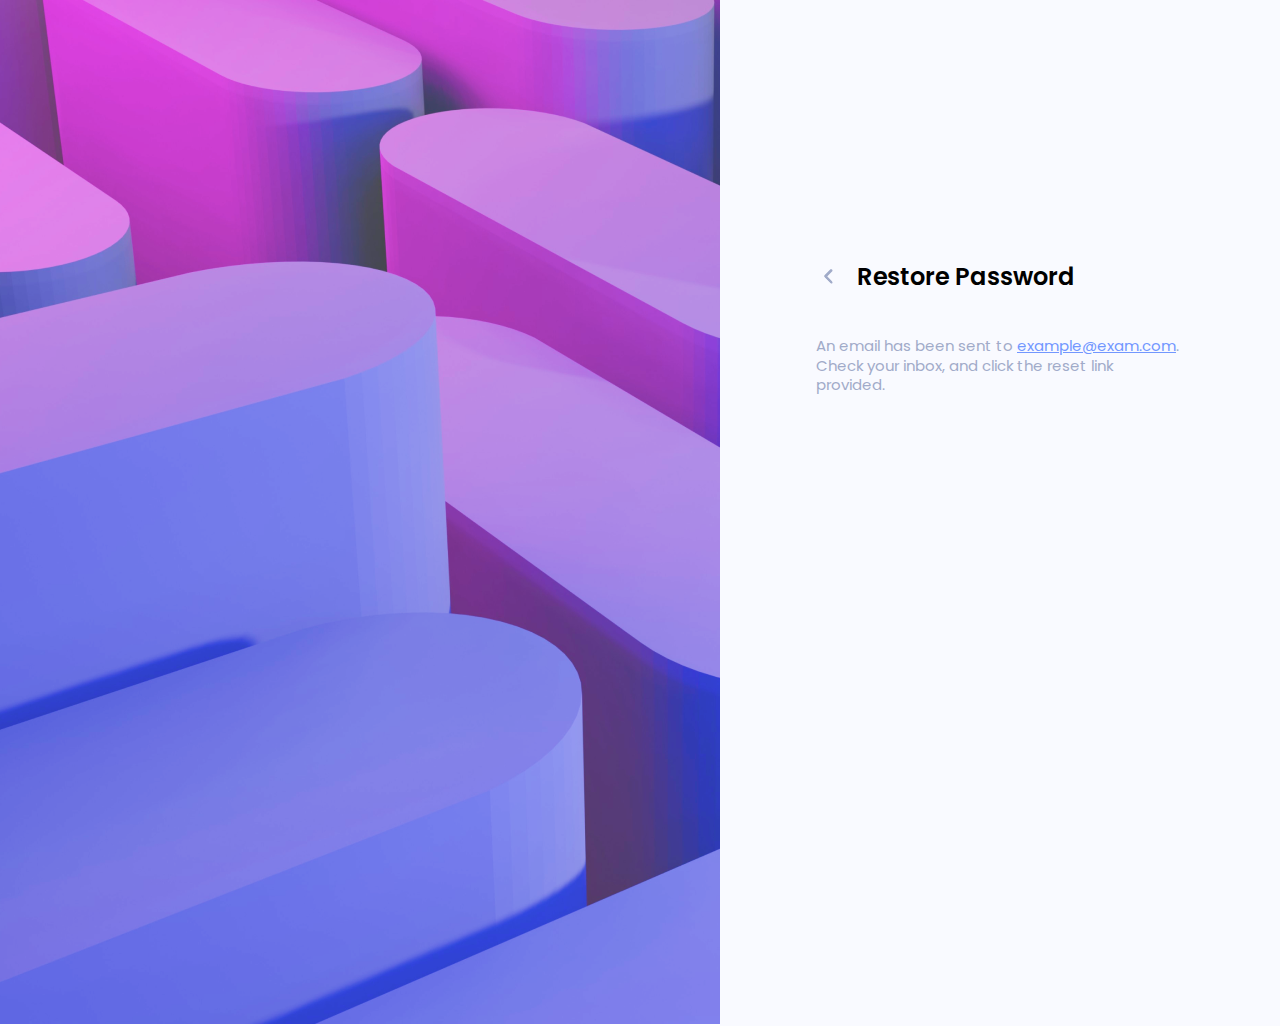
<file: lesson1/RestorePassword2/index.html>
<!DOCTYPE html>
<html lang="en">

<head>
    <meta charset="UTF-8">
    <meta http-equiv="X-UA-Compatible" content="IE=edge">
    <meta name="viewport" content="width=device-width, initial-scale=1.0">
    <meta name="viewport" content="width=device-width, initial-scale=1, maximum-scale=1" />
    <title>Restore Password</title>
    <link rel="stylesheet" href="main.css">
    <link rel="stylesheet" href="media.css">
    <link href="https://fonts.googleapis.com/css2?family=Poppins:wght@300&display=swap" rel="stylesheet">
</head>

<body>
    <div class="main-container">
        <div class="main-container__menu">
            <form class="menu__form">
                <div class="menu_returnPage__group">
                    <a href="/RestorePassword/index.html" onclick="route('RestorePassword')"><img
                            src="./img/angle-left-b.svg" class="menu__returnPage" /></a>
                    <h1 class="menu__title">Restore Password</h1>
                </div>
                <div class="menu__message">
                    An email has been sent to <a href="#">example@exam.com</a>. Check your inbox, and click the reset
                    link provided.
                </div>
            </form>
        </div>
    </div>
    <script src="./../router.js" />
    </script>
</body>

</html>
</file>
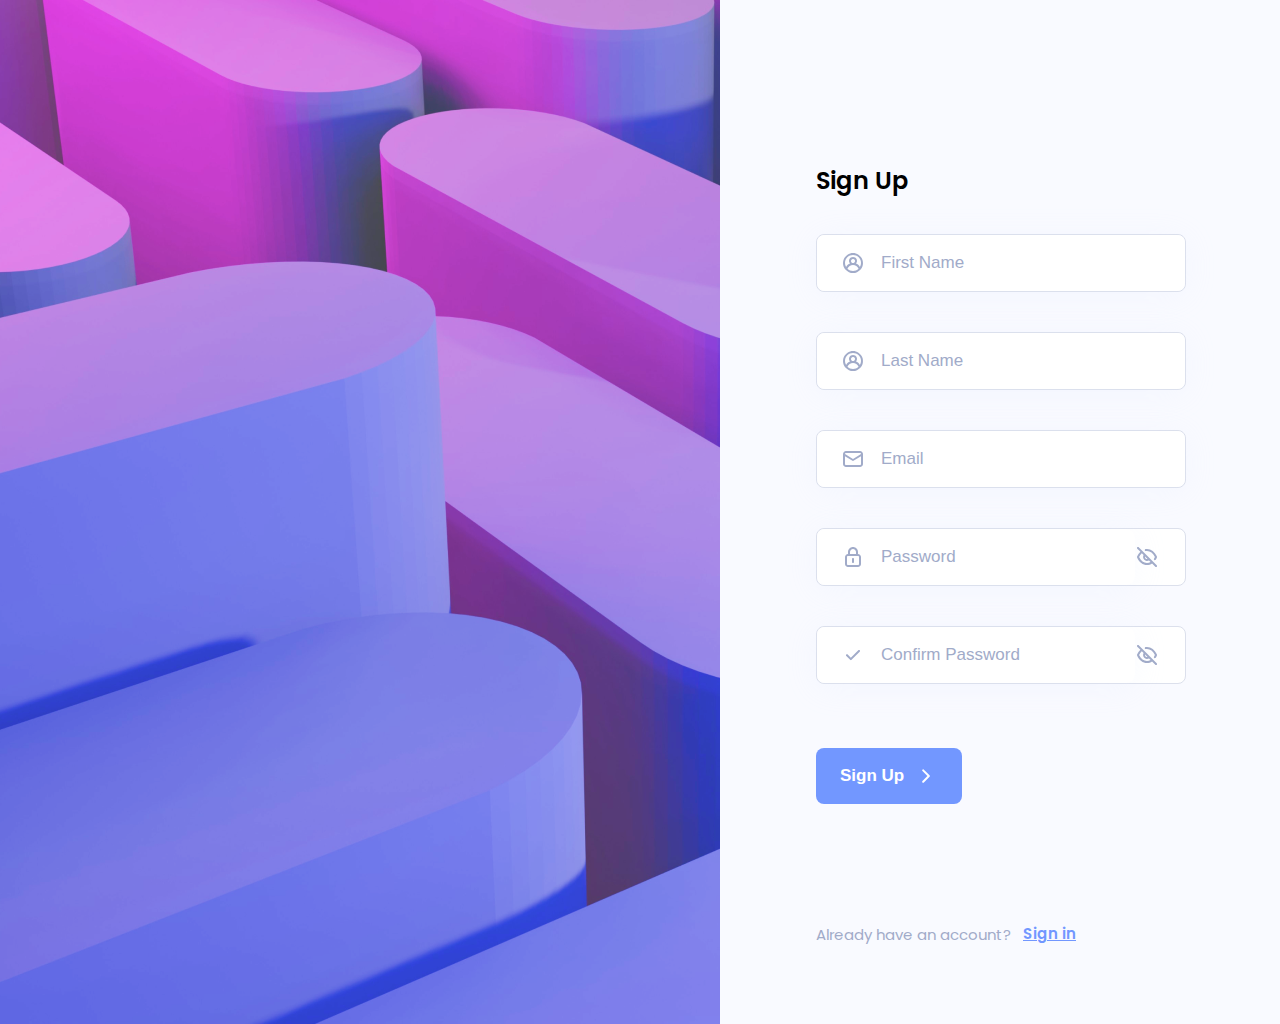
<file: lesson1/signUp/index.html>
<!DOCTYPE html>
<html lang="en">
 
<head>
    <meta charset="UTF-8">
    <meta http-equiv="X-UA-Compatible" content="IE=edge">
    <meta name="viewport" content="width=device-width, initial-scale=1.0">
    <meta name="viewport" content="width=device-width, initial-scale=1, maximum-scale=1" />
    <title>Sign up</title>
    <link rel="stylesheet" href="main.css">
    <link rel="stylesheet" href="media.css">
    <link href="https://fonts.googleapis.com/css2?family=Poppins:wght@300&display=swap" rel="stylesheet">
</head>

<body>
    <div class="main-container">
        <div class="main-container__menu" id=”app”>
            <form class="menu__form" type="submit" onsubmit="return validateForm()">
                <h1 class="menu__title">Sign Up</h1>
                <div class="input-wrapper">
                    <div class="input__form" tabindex="1">
                        <label for="input__user"> </label>
                        <input id="input__firstName" type="text" class="input__user" placeholder="First Name" 
                            onchange="setValueFirstName(this.value)">
                    </div>
                </div>
                <div class="input-wrapper">
                    <div class="input__form" tabindex="1">
                        <label for="input__user"></label>
                        <input id="input__lastName" type="text" class="input__user" placeholder="Last Name"
                        onchange="setValueLastName(this.value)">
                    </div>
                </div>
                <div class="input-wrapper">
                    <div class="input__form" tabindex="1" id="input__form" id="input__form">
                        <label for="input__email"></label>
                        <input id="input__email" id="input__email" type="text" class="input__email" id="input__email" placeholder="Email" onchange="setEmail(this.value)">
                    </div>
                </div>
                <div class="input-wrapper">
                    <div class="input__form" tabindex="1" id="input__form__password1">
                        <label for="input__password1"></label>
                        <input id="input__password1" type="password" class="input__lock" placeholder="Password" onchange="setPassword(this.value)">
                        <div class="password_button-check" id="password_button-check1"></div>
                    </div>
                </div>
                <div class="input-wrapper">
                    <div class="input__form" tabindex="1" id="input__form__password2">
                        <label for="input__password2"></label>
                        <input id="input__password2" type="password" class="input__check"
                            placeholder="Confirm Password">
                        <div class="password_button-check" id="password_button-check2"></div>
                    </div>
                    <!-- <small class="waring__passwordConfirm"></small> -->
                </div>
                <button class="menu__button">
                    Sign Up
                </button>
            </form>
            <footer>
                <div class="footer__text">
                    Already have an account?
                </div>
                <a href="/signIn/index.html" onclick="route('signIn')" class="footer__a">Sign in</a>
            </footer>
        </div>
    </div>
    <script src="./../store.js" /> </script>
    <script src="./../validation.js"></script>
    <script src="./../router.js" /></script>
    <script src="./localLogic.js" /></script>
</body>

</html>
</file>
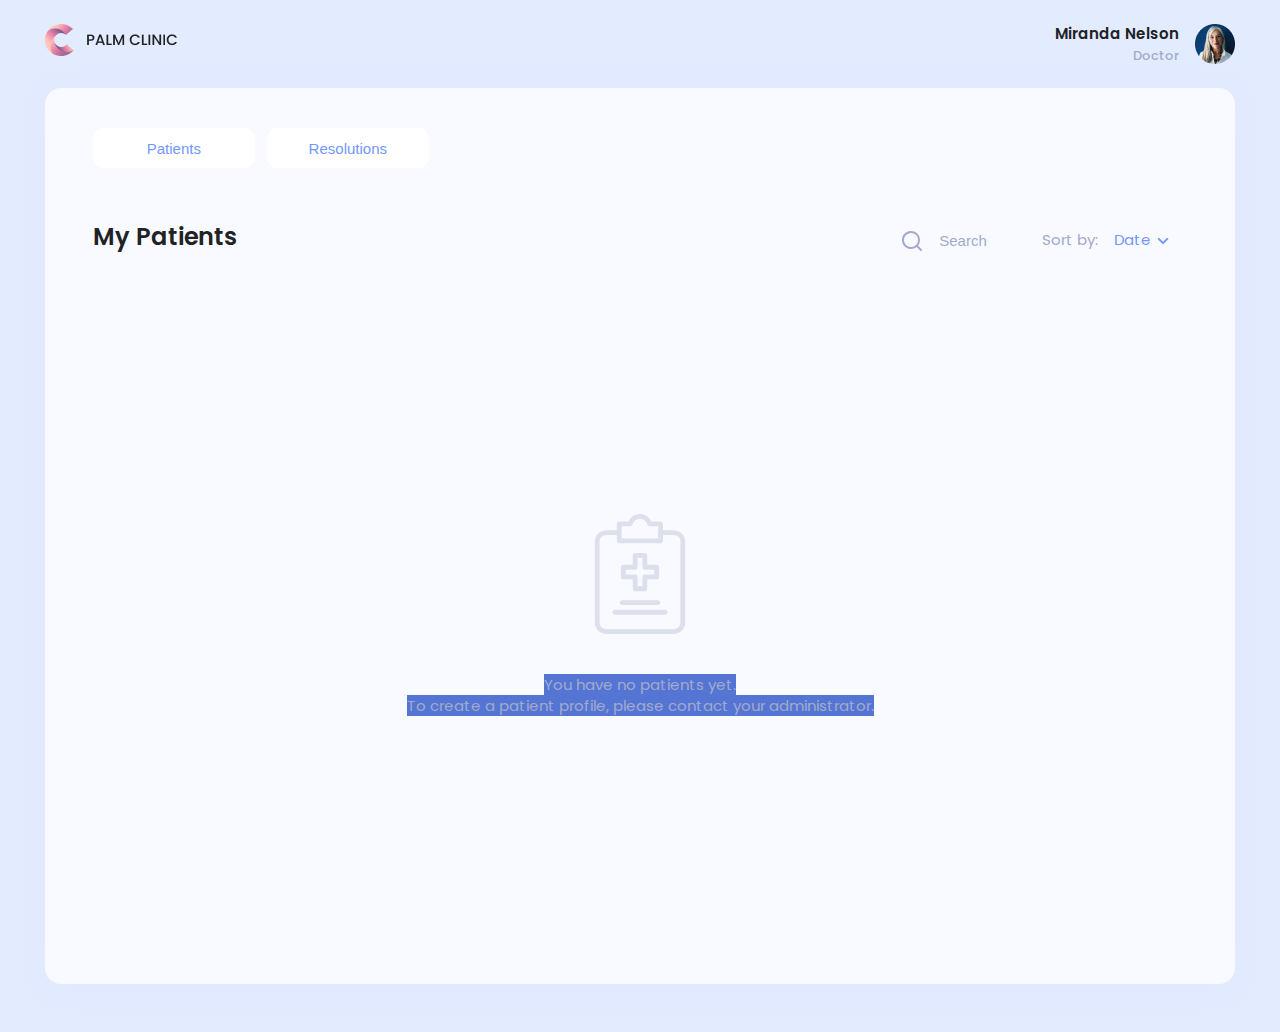
<file: lesson2/empty/index.html>
<!DOCTYPE html>
<html lang="en">

<head>
    <meta charset="UTF-8">
    <meta http-equiv="X-UA-Compatible" content="IE=edge">
    <meta name="viewport" content="width=device-width, initial-scale=1.0">
    <meta name="viewport" content="width=device-width, initial-scale=1, maximum-scale=1" />
    <title>Sign up</title>
    <link rel="stylesheet" href="main.css">
    <link rel="stylesheet" href="media.css">
    <link href="https://fonts.googleapis.com/css2?family=Poppins:wght@300&display=swap" rel="stylesheet">
</head>

<body>
    <div class="main-container">
        <header class="header">
            <img src="img/logo.png" alt="#" class="logo">
            <div class="userInfo__Block">
                <div class="userInfo">
                    <div class="userInfo__name">Miranda Nelson</div>
                    <div class="userInfo__status">Doctor</div>
                </div>
                <img src="img/avatar.png" alt="#" class="avatar">
            </div>
        </header>

        <main class="main__block">

            <div class="btn__block">
                <button class="btn">Patients</button>
                <button class="btn">Resolutions</button>
            </div>
            <div class="search__block">
                <h1 class="title">My Patients</h1>
                <div class="search-wrapper">
                    <div class="search-wrapper__input">
                        <img src="img/search.svg" alt="#" class="srch">
                        <label for="input__search"></label>
                        <input id="input__search" class="input__search" placeholder="Search">
                    </div>
                    <div class="sort__wrapper">
                        <div class="sort__title">Sort by:</div>
                        <div class="sort__item">Date</div>
                        <img src="./img/angle-down.svg" alt="#" class="srch-angle">
                        <img src="./img/sliders-v-alt.svg" alt="#" class="srch-sliders">
                    </div>
                </div>
                
            </div>
            <div class="mh__block">
                <img class="mh" src="img/medical-history 1.svg" />
                <div class="mh__description">You have no patients yet.</div>
                <div class="mh__description">To create a patient profile, please contact your administrator.</div>
            </div>
        </main>
    </div>
</body>

</html>
</file>
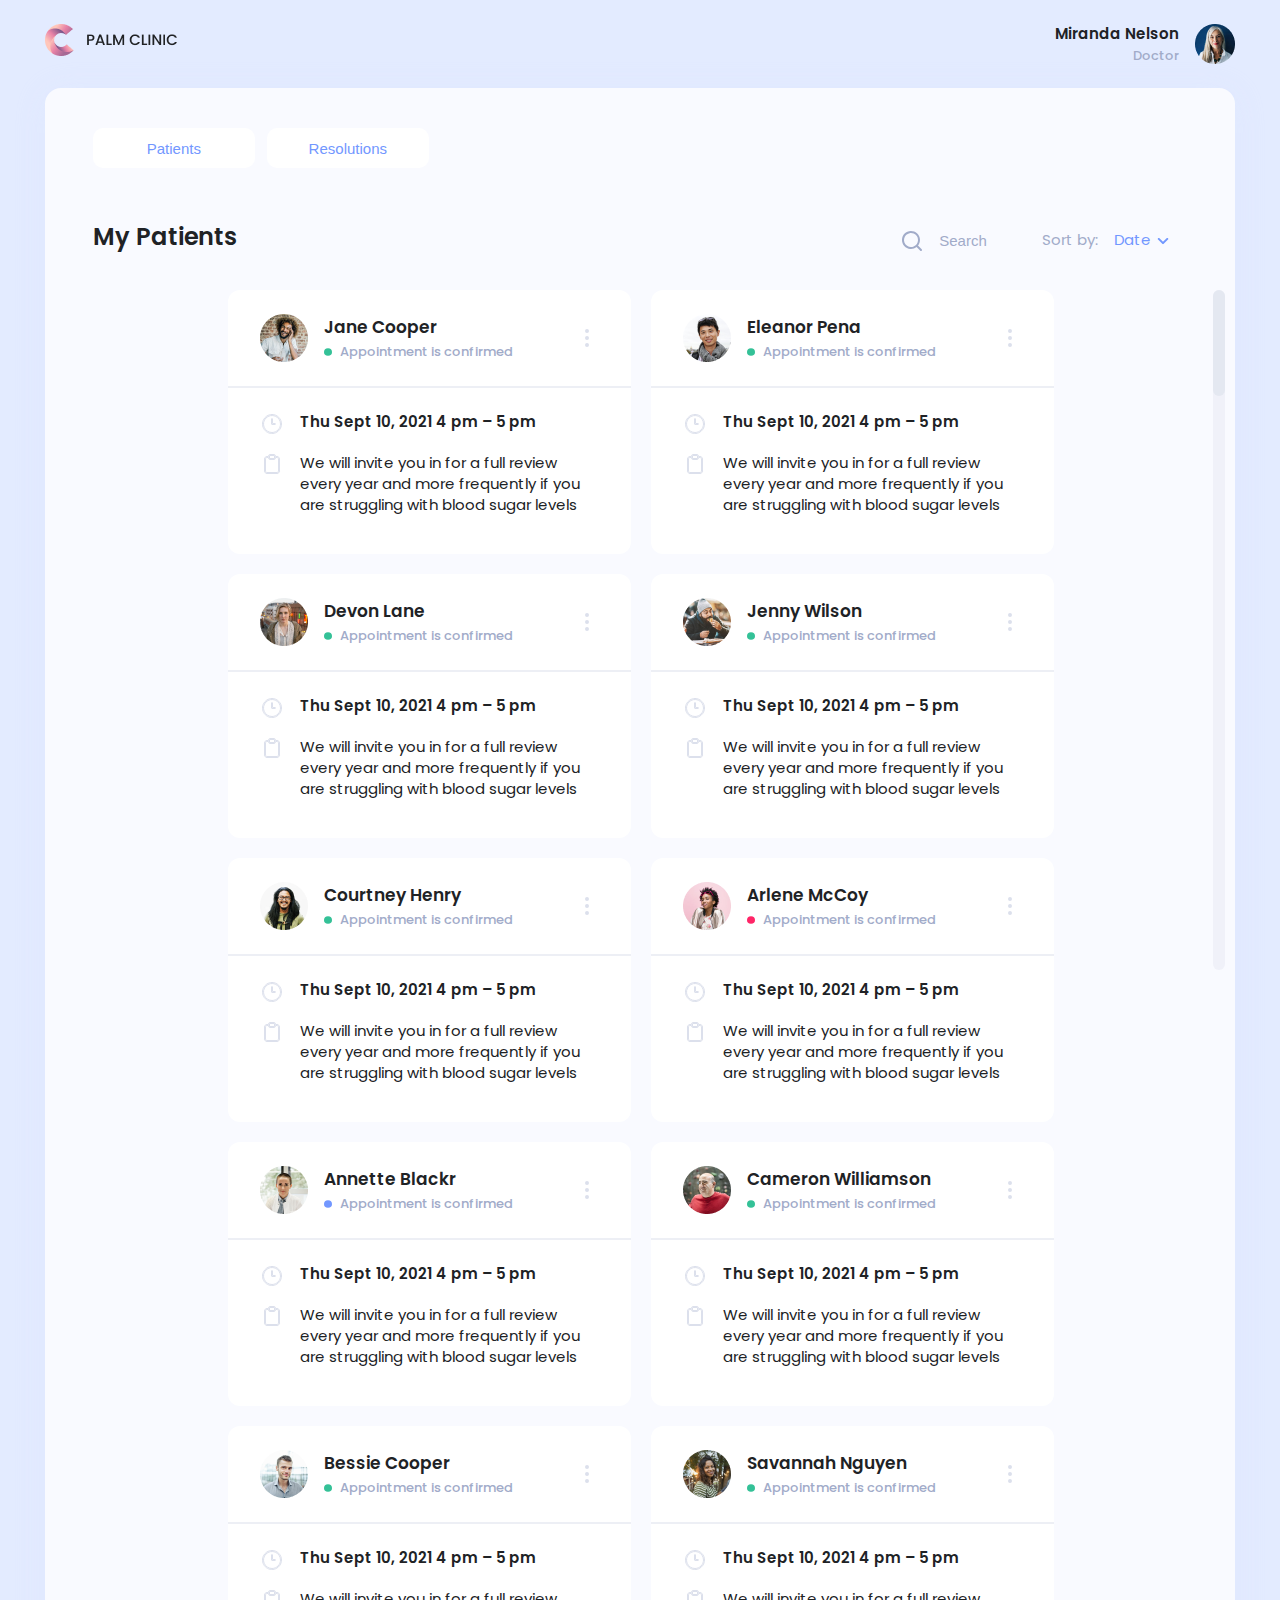
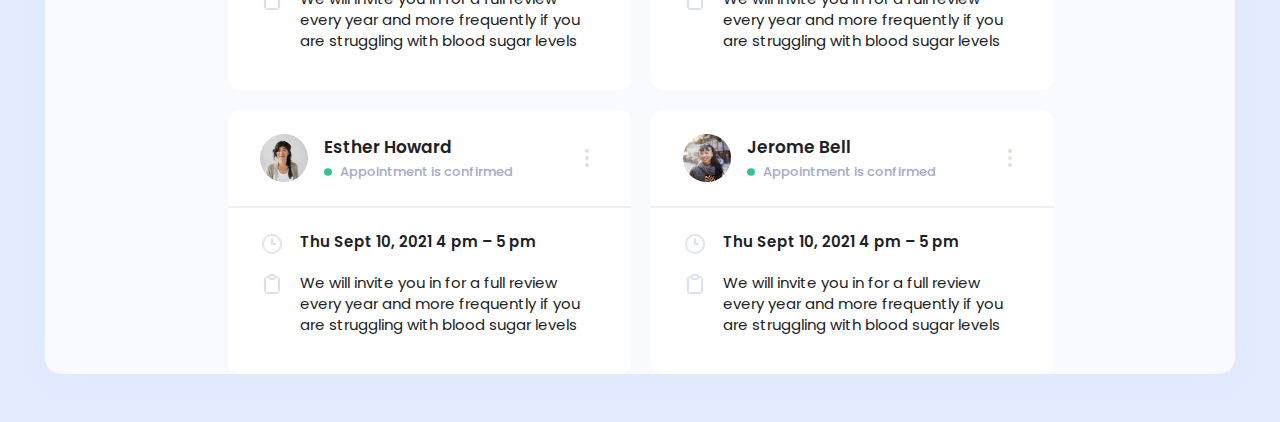
<file: lesson2/patients/index.html>
<!DOCTYPE html>
<html lang="en">

<head>
    <meta charset="UTF-8">
    <meta http-equiv="X-UA-Compatible" content="IE=edge">
    <meta name="viewport" content="width=device-width, initial-scale=1.0">
    <meta name="viewport" content="width=device-width, initial-scale=1, maximum-scale=1" />
    <title>Sign up</title>
    <link rel="stylesheet" href="main.css">
    <link rel="stylesheet" href="media.css">
    <link href="https://fonts.googleapis.com/css2?family=Poppins:wght@300&display=swap" rel="stylesheet">
</head>

<body>
    <div class="main-container">
        <header class="header">
            <img src="img/logo.png" alt="#" class="logo">
            <div class="userInfo__Block">
                <div class="userInfo">
                    <div class="userInfo__name">Miranda Nelson</div>
                    <div class="userInfo__status">Doctor</div>
                </div>
                <img src="img/avatar.png" alt="#" class="avatar">
            </div>
        </header>

        <main class="main__block">

            <div class="btn__block">
                <button class="btn">Patients</button>
                <button class="btn">Resolutions</button>
            </div>
            <div class="search__block">
                <h1 class="title">My Patients</h1>
                <div class="search-wrapper">
                    <div class="search-wrapper__input">
                        <img src="img/search.svg" alt="#" class="srch">
                        <label for="input__search"></label>
                        <input id="input__search" class="input__search" placeholder="Search">
                    </div>
                    <div class="sort__wrapper">
                        <div class="sort__title">Sort by:</div>
                        <div class="sort__item">Date</div>
                        <img src="./img/angle-down.svg" alt="#" class="srch-angle">
                        <img src="./img/sliders-v-alt.svg" alt="#" class="srch-sliders">
                    </div>

                </div>

            </div>
            <div class="patientBlock__scroll">
                <div class="patientsBlock">
                    <div class="patientCard">
                        <div class="patient__header">
                            <div class="patient__header__main">
                                <img src="./../patients/img/Jane Cooper.png" alt="">
                                <div class="patient__info">
                                    <div class="patient__name">Jane Cooper</div>
                                    <div class="patient__statusBlock">
                                        <img src="./img/Ellipse 1.svg" alt="#">
                                        <div class="patient__status">Appointment is confirmed</div>
                                    </div>
                                </div>
                            </div>
                            <img src="./img/more-vertical.svg" alt="#" class="more__inf">
                        </div>
                        <div class="patient__body">
                            <div class="body__dataBlock">
                                <img src="img/clock-three.svg" class="clock">
                                <div class="body__data">Thu Sept 10, 2021 4 pm – 5 pm</div>
                            </div>
                            <div class="body__infoBlock">
                                <img src="img/clipboard-blank.svg" class="clock">
                                <div class="body__info">We will invite you in for a full review every year and more frequently if you are struggling with blood sugar levels</div>
                            </div>
                        </div>
                    </div>

                    <div class="patientCard">
                        <div class="patient__header">
                            <div class="patient__header__main">
                                <img src="./../patients/img/Eleanor Pena.png" alt="">
                                <div class="patient__info">
                                    <div class="patient__name">Eleanor Pena</div>
                                    <div class="patient__statusBlock">
                                        <img src="./img/Ellipse 1.svg" alt="#">
                                        <div class="patient__status">Appointment is confirmed</div>
                                    </div>
                                </div>
                            </div>
                            <img src="./img/more-vertical.svg" alt="#" class="more__inf">
                        </div>
                        <div class="patient__body">
                            <div class="body__dataBlock">
                                <img src="img/clock-three.svg" class="clock">
                                <div class="body__data">Thu Sept 10, 2021 4 pm – 5 pm</div>
                            </div>
                            <div class="body__infoBlock">
                                <img src="img/clipboard-blank.svg" class="clock">
                                <div class="body__info">We will invite you in for a full review every year and more frequently if you are struggling with blood sugar levels</div>
                            </div>
                        </div>
                    </div>

                    <div class="patientCard">
                        <div class="patient__header">
                            <div class="patient__header__main">
                                <img src="./../patients/img/Devon Lane.png" alt="">
                                <div class="patient__info">
                                    <div class="patient__name">Devon Lane</div>
                                    <div class="patient__statusBlock">
                                        <img src="./img/Ellipse 1.svg" alt="#">
                                        <div class="patient__status">Appointment is confirmed</div>
                                    </div>
                                </div>
                            </div>
                            <img src="./img/more-vertical.svg" alt="#" class="more__inf">
                        </div>
                        <div class="patient__body">
                            <div class="body__dataBlock">
                                <img src="img/clock-three.svg" class="clock">
                                <div class="body__data">Thu Sept 10, 2021 4 pm – 5 pm</div>
                            </div>
                            <div class="body__infoBlock">
                                <img src="img/clipboard-blank.svg" class="clock">
                                <div class="body__info">We will invite you in for a full review every year and more frequently if you are struggling with blood sugar levels</div>
                            </div>
                        </div>
                    </div>

                    <div class="patientCard">
                        <div class="patient__header">
                            <div class="patient__header__main">
                                <img src="./../patients/img/Jenny Wilson.png" alt="">
                                <div class="patient__info">
                                    <div class="patient__name">Jenny Wilson</div>
                                    <div class="patient__statusBlock">
                                        <img src="./img/Ellipse 1.svg" alt="#">
                                        <div class="patient__status">Appointment is confirmed</div>
                                    </div>
                                </div>
                            </div>
                            <img src="./img/more-vertical.svg" alt="#" class="more__inf">
                        </div>
                        <div class="patient__body">
                            <div class="body__dataBlock">
                                <img src="img/clock-three.svg" class="clock">
                                <div class="body__data">Thu Sept 10, 2021 4 pm – 5 pm</div>
                            </div>
                            <div class="body__infoBlock">
                                <img src="img/clipboard-blank.svg" class="clock">
                                <div class="body__info">We will invite you in for a full review every year and more frequently if you are struggling with blood sugar levels</div>
                            </div>
                        </div>
                    </div>

                    <div class="patientCard">
                        <div class="patient__header">
                            <div class="patient__header__main">
                                <img src="./../patients/img/Courtney Henry.png" alt="">
                                <div class="patient__info">
                                    <div class="patient__name">Courtney Henry</div>
                                    <div class="patient__statusBlock">
                                        <img src="./img/Ellipse 1.svg" alt="#">
                                        <div class="patient__status">Appointment is confirmed</div>
                                    </div>
                                </div>
                            </div>
                            <img src="./img/more-vertical.svg" alt="#" class="more__inf">
                        </div>
                        <div class="patient__body">
                            <div class="body__dataBlock">
                                <img src="img/clock-three.svg" class="clock">
                                <div class="body__data">Thu Sept 10, 2021 4 pm – 5 pm</div>
                            </div>
                            <div class="body__infoBlock">
                                <img src="img/clipboard-blank.svg" class="clock">
                                <div class="body__info">We will invite you in for a full review every year and more frequently if you are struggling with blood sugar levels</div>
                            </div>
                        </div>
                    </div>

                    <div class="patientCard">
                        <div class="patient__header">
                            <div class="patient__header__main">
                                <img src="./../patients/img/Arlene McCoy.png" alt="">
                                <div class="patient__info">
                                    <div class="patient__name">Arlene McCoy</div>
                                    <div class="patient__statusBlock">
                                        <img src="./img/Ellipse 2.svg" alt="#">
                                        <div class="patient__status">Appointment is confirmed</div>
                                    </div>
                                </div>
                            </div>
                            <img src="./img/more-vertical.svg" alt="#" class="more__inf">
                        </div>
                        <div class="patient__body">
                            <div class="body__dataBlock">
                                <img src="img/clock-three.svg" class="clock">
                                <div class="body__data">Thu Sept 10, 2021 4 pm – 5 pm</div>
                            </div>
                            <div class="body__infoBlock">
                                <img src="img/clipboard-blank.svg" class="clock">
                                <div class="body__info">We will invite you in for a full review every year and more frequently if you are struggling with blood sugar levels</div>
                            </div>
                        </div>
                    </div>

                    <div class="patientCard">
                        <div class="patient__header">
                            <div class="patient__header__main">
                                <img src="./../patients/img/Annette Black.png" alt="">
                                <div class="patient__info">
                                    <div class="patient__name">Annette Blackr</div>
                                    <div class="patient__statusBlock">
                                        <img src="./img/Ellipse 3.svg" alt="#">
                                        <div class="patient__status">Appointment is confirmed</div>
                                    </div>
                                </div>
                            </div>
                            <img src="./img/more-vertical.svg" alt="#" class="more__inf">
                        </div>
                        <div class="patient__body">
                            <div class="body__dataBlock">
                                <img src="img/clock-three.svg" class="clock">
                                <div class="body__data">Thu Sept 10, 2021 4 pm – 5 pm</div>
                            </div>
                            <div class="body__infoBlock">
                                <img src="img/clipboard-blank.svg" class="clock">
                                <div class="body__info">We will invite you in for a full review every year and more frequently if you are struggling with blood sugar levels</div>
                            </div>
                        </div>
                    </div>

                    <div class="patientCard">
                        <div class="patient__header">
                            <div class="patient__header__main">
                                <img src="./../patients/img/Cameron Williamson.png" alt="">
                                <div class="patient__info">
                                    <div class="patient__name">Cameron Williamson</div>
                                    <div class="patient__statusBlock">
                                        <img src="./img/Ellipse 1.svg" alt="#">
                                        <div class="patient__status">Appointment is confirmed</div>
                                    </div>
                                </div>
                            </div>
                            <img src="./img/more-vertical.svg" alt="#" class="more__inf">
                        </div>
                        <div class="patient__body">
                            <div class="body__dataBlock">
                                <img src="img/clock-three.svg" class="clock">
                                <div class="body__data">Thu Sept 10, 2021 4 pm – 5 pm</div>
                            </div>
                            <div class="body__infoBlock">
                                <img src="img/clipboard-blank.svg" class="clock">
                                <div class="body__info">We will invite you in for a full review every year and more frequently if you are struggling with blood sugar levels</div>
                            </div>
                        </div>
                    </div>

                    <div class="patientCard">
                        <div class="patient__header">
                            <div class="patient__header__main">
                                <img src="./../patients/img/Bessie Cooper.png" alt="">
                                <div class="patient__info">
                                    <div class="patient__name">Bessie Cooper</div>
                                    <div class="patient__statusBlock">
                                        <img src="./img/Ellipse 1.svg" alt="#">
                                        <div class="patient__status">Appointment is confirmed</div>
                                    </div>
                                </div>
                            </div>
                            <img src="./img/more-vertical.svg" alt="#" class="more__inf">
                        </div>
                        <div class="patient__body">
                            <div class="body__dataBlock">
                                <img src="img/clock-three.svg" class="clock">
                                <div class="body__data">Thu Sept 10, 2021 4 pm – 5 pm</div>
                            </div>
                            <div class="body__infoBlock">
                                <img src="img/clipboard-blank.svg" class="clock">
                                <div class="body__info">We will invite you in for a full review every year and more frequently if you are struggling with blood sugar levels</div>
                            </div>
                        </div>
                    </div>

                    <div class="patientCard">
                        <div class="patient__header">
                            <div class="patient__header__main">
                                <img src="./../patients/img/Savannah Nguyen.png" alt="">
                                <div class="patient__info">
                                    <div class="patient__name">Savannah Nguyen</div>
                                    <div class="patient__statusBlock">
                                        <img src="./img/Ellipse 1.svg" alt="#">
                                        <div class="patient__status">Appointment is confirmed</div>
                                    </div>
                                </div>
                            </div>
                            <img src="./img/more-vertical.svg" alt="#" class="more__inf">
                        </div>
                        <div class="patient__body">
                            <div class="body__dataBlock">
                                <img src="img/clock-three.svg" class="clock">
                                <div class="body__data">Thu Sept 10, 2021 4 pm – 5 pm</div>
                            </div>
                            <div class="body__infoBlock">
                                <img src="img/clipboard-blank.svg" class="clock">
                                <div class="body__info">We will invite you in for a full review every year and more frequently if you are struggling with blood sugar levels</div>
                            </div>
                        </div>
                    </div>

                    <div class="patientCard">
                        <div class="patient__header">
                            <div class="patient__header__main">
                                <img src="./../patients/img/Esther Howard.png" alt="">
                                <div class="patient__info">
                                    <div class="patient__name">Esther Howard</div>
                                    <div class="patient__statusBlock">
                                        <img src="./img/Ellipse 1.svg" alt="#">
                                        <div class="patient__status">Appointment is confirmed</div>
                                    </div>
                                </div>
                            </div>
                            <img src="./img/more-vertical.svg" alt="#" class="more__inf">
                        </div>
                        <div class="patient__body">
                            <div class="body__dataBlock">
                                <img src="img/clock-three.svg" class="clock">
                                <div class="body__data">Thu Sept 10, 2021 4 pm – 5 pm</div>
                            </div>
                            <div class="body__infoBlock">
                                <img src="img/clipboard-blank.svg" class="clock">
                                <div class="body__info">We will invite you in for a full review every year and more frequently if you are struggling with blood sugar levels</div>
                            </div>
                        </div>
                    </div>

                    <div class="patientCard">
                        <div class="patient__header">
                            <div class="patient__header__main">
                                <img src="./../patients/img/Jerome Bell.png" alt="">
                                <div class="patient__info">
                                    <div class="patient__name">Jerome Bell</div>
                                    <div class="patient__statusBlock">
                                        <img src="./img/Ellipse 1.svg" alt="#">
                                        <div class="patient__status">Appointment is confirmed</div>
                                    </div>
                                </div>
                            </div>
                            <img src="./img/more-vertical.svg" alt="#" class="more__inf">
                        </div>
                        <div class="patient__body">
                            <div class="body__dataBlock">
                                <img src="img/clock-three.svg" class="clock">
                                <div class="body__data">Thu Sept 10, 2021 4 pm – 5 pm</div>
                            </div>
                            <div class="body__infoBlock">
                                <img src="img/clipboard-blank.svg" class="clock">
                                <div class="body__info">We will invite you in for a full review every year and more frequently if you are struggling with blood sugar levels</div>
                            </div>
                        </div>
                    </div>

                
                </div>
                <img src="./img/scroll.svg" alt="" class="scroll">
            </div>
        </main>
    </div>
</body>

</html>
</file>
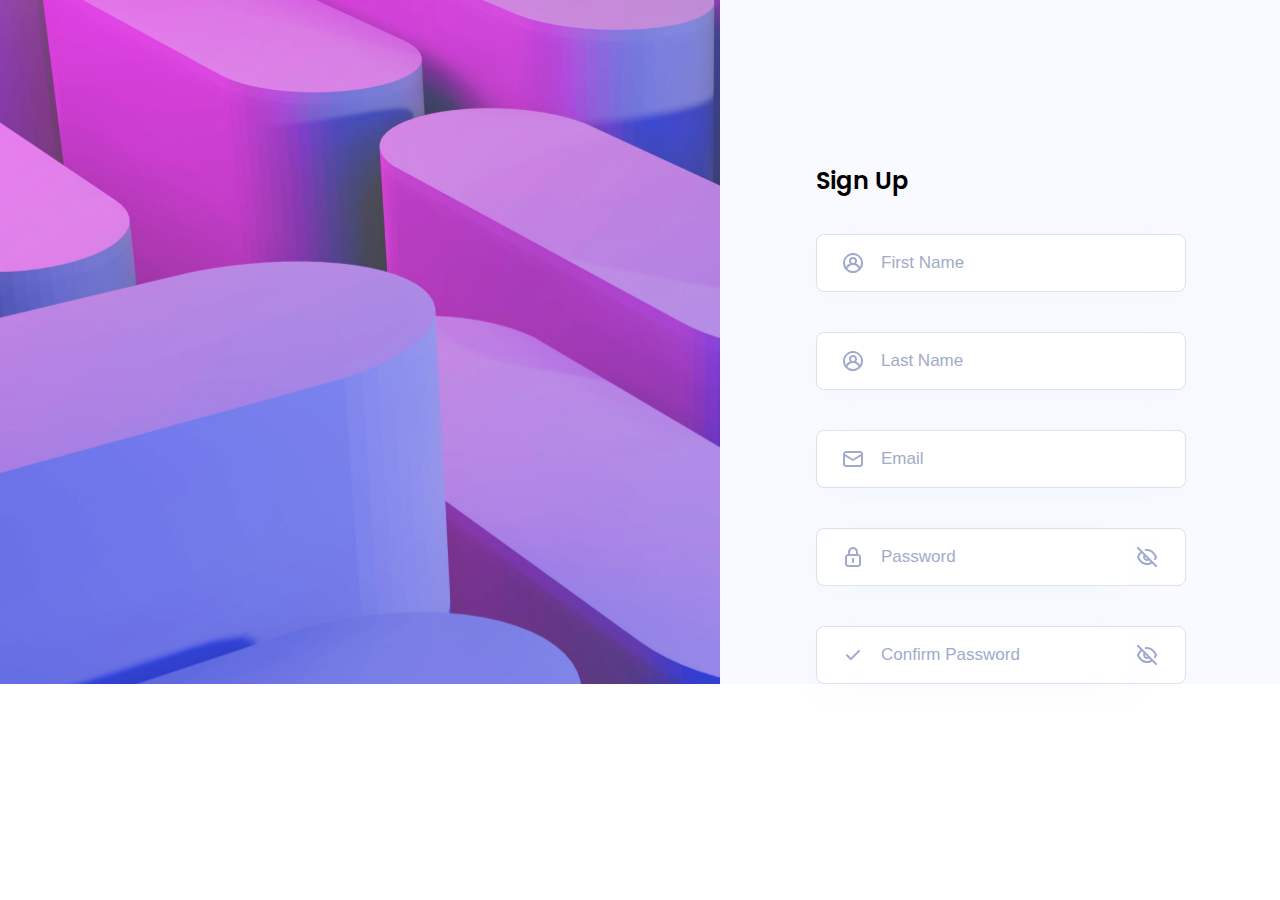
<file: lesson1/signUp/test.html>
<!DOCTYPE html>
<html lang="en">

<head>
    <meta charset="UTF-8">
    <meta http-equiv="X-UA-Compatible" content="IE=edge">
    <meta name="viewport" content="width=device-width, initial-scale=1.0">
    <meta name="viewport" content="width=device-width, initial-scale=1, maximum-scale=1" />
    <title>Sign up</title>
    <link rel="stylesheet" href="main.css">
    <link rel="stylesheet" href="media.css">
    <link href="https://fonts.googleapis.com/css2?family=Poppins:wght@300&display=swap" rel="stylesheet">

</head>

<body>
    <div class="main-container">
        <div class="main-container__menu" id=”app”>
            <form class="menu__form">
                <h1 class="menu__title">Sign Up</h1>

                <div class="input-wrapper">
                    <div class="input__form" tabindex="1">
                        <label for="input__user"> </label>
                        <input id="input__user" type="text" class="input__user" placeholder="First Name">
                    </div>
                    <!-- <small class="waring__userName"></small> -->
                </div>

                <div class="input-wrapper">
                    <div class="input__form" tabindex="1">
                        <label for="input__user"></label>
                        <input id="input__user" type="text" class="input__user" placeholder="Last Name">
                    </div>
                    <!-- <small class="waring__userLastName"></small> -->
                </div>

                <div class="input-wrapper">
                    <div class="input__form" tabindex="1">
                        <label for="input__email"></label>
                        <input id="input__email" type="text" class="input__email" placeholder="Email">
                    </div>
                    <!-- <small class="waring__email"></small> -->
                </div>

                <div class="input-wrapper">
                    <div class="input__form" tabindex="1">
                        <label for="input__password1"></label>
                        <input id="input__password1" type="password" class="input__lock" placeholder="Password">
                        <div class="password_button-check"></div>
                    </div>
                    <!-- <small class="waring__password"></small> -->
                </div>

                <div class="input-wrapper">
                    <div class="input__form" tabindex="1">
                        <label for="input__password2"></label>
                        <input id="input__password2" type="password" class="input__check"
                            placeholder="Confirm Password">
                        <div class="password_button-check"></div>
                    </div>
                    <!-- <small class="waring__passwordConfirm"></small> -->
                </div>

            </form>
         
        </div>
    </div>
    
</body>

</html>
</file>
<file: lesson1/RestorePassword2/main.css>
@import url("https://fonts.googleapis.com/css2?family=Poppins&display=swap");

html,
body,
h1,
p {
  margin: 0;
  padding: 0;
  box-sizing: border-box;
}

.main-container {
  background-image: url("./img/bg.png");
  background-repeat: no-repeat;
  display: flex;
  justify-content: flex-end;
  background-size: contain;
  font-family: "Poppins";
}

.main-container__menu {
  background-color: #f9faff;
  width: 560px;
}

.menu__form {
  display: flex;
  flex-direction: column;
  gap: 40px 0;
  padding-left: 96px;
  padding-right: 96px;
}
.menu__message {
  font-weight: normal;
  font-size: 15px;
  line-height: 130%;
  color: #a1abc9;
  margin-bottom: 631px;
}
.menu__title {
  margin-top: 264px;
  font-weight: 600;
  font-size: 24px;
  line-height: 110%;
}

.menu__returnPage {
  background-image: url("./img/angle-left-b.svg");
  width: 25px;
  height: 25px;
  margin-top: 264px;
  cursor: pointer;
}

.menu_returnPage__group {
  display: flex;
  flex-direction: row;
  gap: 0 16px;
}
a{
    color: #7297FF;
}
</file>
<file: lesson1/RestorePassword2/media.css>
@media screen and (max-width: 560px) {
  .main-container {
    padding-top: 72px;
    background-repeat: no-repeat;
    background-size: contain;
  }

  .main-container__menu {
    border-radius: 30px 30px 0 0;
    display: flex;
    flex-direction: column;
    align-items: center;
  }

  .menu__form {
    gap: 24px 0;
    padding-left: 32px;
    padding-right: 32px;
    width: 257px;
    border-radius: 30px 30px 0 0;
  }
  .menu__title {
    margin-top: 32px;
    font-weight: 600;
    font-size: 20px;
    line-height: 24px;
  }

  .menu__returnPage {
    margin-top: 32px;
    cursor: pointer;
  }

  .menu_returnPage__group {
    display: flex;
    flex-direction: row;
    gap: 0 16px;
  }
}
@media screen and (min-width:560px ) {
  .main-container{
      background-size: auto;
  }
}
</file>
<file: lesson1/signUp/main.css>
@import url("https://fonts.googleapis.com/css2?family=Poppins&display=swap");

html,
body,
h1,
p {
  margin: 0;
  padding: 0;
  box-sizing: border-box;
}

.main-container {
  background-image: url("./img/bg.png");
  background-repeat: no-repeat;
  display: flex;
  justify-content: flex-end;
  background-size: contain;
  font-family: "Poppins";
}

.main-container__menu {
  background-color: #f9faff;
  width: 560px;
}

.menu__form {
  display: flex;
  flex-direction: column;
  padding-left: 96px;
  padding-right: 96px;
  gap: 40px;
}

.menu__title {
  margin-top: 168px;
  font-weight: 600;
  font-size: 24px;
  line-height: 110%;
}

input {
  width: 368px;
  height: 56px;
  background: #ffffff;
  border: 1px solid #dce0ec;
  box-sizing: border-box;
  box-shadow: 0px 4px 32px rgba(218, 228, 255, 0.16);
  border-radius: 8px;
  background-image: url("./img/user.svg");
  padding-left: 64px;
  font-weight: normal;
  font-size: 17px;
  line-height: 24px;
  text-overflow: ellipsis;
  padding-right: 20px;
}

input:focus {
  outline: none;
}

input::placeholder {
  font-style: normal;
  font-weight: normal;
  font-size: 17px;
  line-height: 24px;
  color: #a1abc9;
}

input.input__user {
  background-image: url("./img/user.svg");
  background-repeat: no-repeat;
  background-position: 24px 50%;
  border: none;
}

input.input__email {
  background-image: url("./img/email.svg");
  background-repeat: no-repeat;
  background-position: 24px 50%;
  border: none;
}

input.input__lock {
  background-image: url("./img/lock.svg");
  background-repeat: no-repeat;
  background-position: 24px 50%;
  border: none;
}

input.input__check {
  background-image: url("./img/check.svg");
  background-repeat: no-repeat;
  background-position: 24px 50%;
  border: none;
}

.password_button-check {
  background: url("./img/eye-slash.svg");
  background-repeat: no-repeat;
  width: 30px;
  height: 25px;
  cursor: pointer;
  margin-right: 25px;
  cursor: pointer;
  display: flex;
  justify-content: center;
}
.password_button-check.hide {
  background: url("./img/eye.png");
}

.input-wrapper {
  display: flex;
  flex-direction: column;
}
.input__form {
  display: flex;
  flex-direction: row;
  align-items: center;
  width: 368px;
  border: 1px solid #dce0ec;
  border-radius: 8px;
  background: #ffffff;
}

.input__form:active {
  border: 1px solid #587ae1;
}
.input__form:focus {
  border: 1px solid #587ae1;
}

.menu__button {
  width: 146px;
  height: 56px;
  border-radius: 8px;
  background: #7297ff;
  border: none;
  color: white;
  display: flex;
  justify-content: flex-start;
  padding-left: 24px;
  align-items: center;
  font-style: normal;
  font-weight: 600;
  font-size: 17px;
  line-height: 24px;
  background-image: url("./img/angle-right-b.svg");
  background-repeat: no-repeat;
  background-position: 98px 50%;
  line-height: 24px;
  cursor: pointer;
  margin-top: 24px;
}

footer {
  display: flex;
  flex-direction: row;
  gap: 0 12px;
  padding-left: 96px;
  margin-top: 120px;
  padding-bottom: 79px;
}

.footer__text {
  font-style: normal;
  font-weight: normal;
  font-size: 15px;
  line-height: 140%;
  color: #a1abc9;
}

.footer__a {
  font-style: normal;
  font-weight: 600;
  font-size: 15px;
  line-height: 130%;
  color: #7297ff;
}

small {
  padding-top: 8px;
  font-weight: normal;
  font-size: 13px;
  line-height: 120%;
  color: #f6657f;
}
</file>
<file: lesson1/signUp/media.css>
@media screen and (max-width: 560px) {
  .main-container {
    padding-top: 72px;
    background-repeat: no-repeat;
    background-size: contain;
  }

  .main-container__menu {
    border-radius: 30px 30px 0 0;
    display: flex;
    flex-direction: column;
    align-items: center;
  }

  .menu__form {
    gap: 24px 0;
    padding-left: 32px;
    padding-right: 32px;
    width: 257px;
    border-radius: 30px 30px 0 0;
  }

  .menu__title {
    margin-top: 62px;
  }

  .menu__button {
    margin-top: 8px;
    width: 122px;
    height: 48px;
    font-size: 15px;
    padding-left: 16px;
    background-position: 78px 50%;
  }

  input {
    width: 215px;
    height: 40px;
    padding-left: 48px;
    font-weight: normal;
    font-size: 15px;
    line-height: 140%;
  }

  input::placeholder {
    font-size: 15px;
  }
  input.input__user {
    background-position: 16px 50%;
    width: 256px;
  }
  input.input__email {
    background-position: 16px 50%;
    width: 256px;
  }
  input.input__lock {
    background-position: 16px 50%;
  }

  input.input__check {
    background-position: 16px 50%;
  }

  .input__form {
    width: 256px;
  }

  .password_button-check {
    width: 25px;
    height: 20px;
    margin-right: 10px;
  }

  footer {
    display: flex;
    flex-direction: column;
    align-items: flex-start;
    justify-content: flex-end;
    margin-top: 72px;
    padding-left: 0;
    padding-right: 44px;
  }

  small {
    padding-top: 8px;
  }
}

@media screen and (min-width: 560px) {
  .main-container {
    background-size: auto;
  }
}
</file>
<file: lesson2/empty/main.css>
@import url("https://fonts.googleapis.com/css2?family=Poppins&display=swap");

html,
body,
h1,
p {
  margin: 0;
  padding: 0;
  box-sizing: border-box;
}

body {
  height: 100%;
  background-color: #e3ebff;
  display: flex;
  flex-direction: column;
  align-items: center;
  font-family: Poppins;
}

.main-container {
  width: 93%;
  margin-left: 64px;
  margin-right: 64px;
  min-height: 100%;
}

.header {
  margin-top: 24px;
  display: flex;
  flex-direction: row;
  justify-content: space-between;
}
.logo {
  height: 32px;
  cursor: pointer;
}

.userInfo__Block {
  display: flex;
  flex-direction: row;
}

.userInfo {
  display: flex;
  flex-direction: column;
  align-items: flex-end;
  margin-right: 16px;
  gap: 4px;
}

.avatar {
  width: 40px;
  height: 40px;
}

.userInfo__status {
  color: #a1abc9;
  font-style: normal;
  font-weight: 500;
  font-size: 13px;
  line-height: 130%;
}
.title {
  font-weight: 600;
  font-size: 24px;
  line-height: 110%;
  color: #202225;
}
.userInfo__name {
  color: #202225;
  font-weight: 600;
  font-size: 15px;
  line-height: 130%;
}
.main__block {
  background-color: #f9faff;
  width: 100%;
  margin-top: 24px;
  margin-bottom: 48px;
  min-height: 896px;
  /* background-image: url("./img/medical-history\ 1.svg"); */
  /* background-repeat: no-repeat;
  background-position: 50% 424px; */
  border-radius: 16px;
  box-shadow: 0px 4px 32px rgba(218, 228, 255, 0.32);
}

.text__background {
  padding-top: 584px;
  margin-left: 666px;
  width: 461px;
}

.main-wrapper {
  background-color: violet;
}

.btn__block {
  padding-left: 48px;
  padding-top: 40px;
  display: flex;
  gap: 0 12px;
}
.btn {
  width: 162px;
  height: 40px;
  background: none;
  border: none;
  background-color: #ffffff;
  border-radius: 10px;
  font-style: normal;
  font-weight: normal;
  font-size: 15px;
  line-height: 140%;
  color: #7297ff;
  cursor: pointer;
}

.btn:focus {
  background-color: #7297ff;
  color: white;
  font-weight: 600;
  font-size: 15px;
  line-height: 130%;
}

.search__block {
  display: flex;
  flex-direction: row;
  justify-content: space-between;
  margin-left: 48px;
  margin-top: 56px;
}

.search-wrapper {
  display: flex;
  flex-direction: row;
  align-items: center;
  margin-right: 60px;
}

.input__search {
  outline: none;
  border: none;
  width: 53px;
  height: 32px;
  padding-left: 15px;
  padding-left: 15px;
  text-overflow: ellipsis;
  /* background-color:aqua; */
  background-color: #f9faff;
}
.search-wrapper__input {
  display: flex;
  flex-direction: row;
  align-items: center;
}

input::placeholder {
  font-weight: normal;
  font-size: 15px;
  line-height: 140%;
  color: #a1abc9;
}

.sort__wrapper {
  margin-left: 48px;
  font-weight: normal;
  font-size: 15px;
  line-height: 140%;
  color: #a1abc9;
  display: flex;
  flex-direction: row;
}

.sort__item {
  font-weight: normal;
  font-size: 15px;
  line-height: 140%;
  color: #7297ff;
  margin-left: 16px;
}

.srch-angle {
  cursor: pointer;
}

.srch-sliders {
  display: none;
}
.mh__block {
  display: flex;
  /* background-color: #7297ff; */
  flex-direction: column;
  justify-content: center;
  align-items: center;
  margin-top: 256px;
 
}
.mh{
  padding-bottom: 40px;
}
.mh__description {
  background-color:#5575d5;
  font-weight: normal;
  font-size: 15px;
  line-height: 140%;
  color: #a1abc9;
  display: flex;
  justify-content: center;
  align-items: center;
  
}
</file>
<file: lesson2/empty/media.css>
@media screen and (max-width: 768px) {
  .main-container {
    width: 83%;
  }
  .input__search,
  .sort__title,
  .sort__item,
  .srch-angle {
    display: none;
  }
  .srch-sliders {
    display: flex;
  }
  .sort__wrapper {
    margin-left: 32px;
  }
  .mh__description {
    width: 70%;
  }
}

@media screen and (max-width: 560px) {
  .main-container {
    width: 100%;
  }

  .logo {
    height: 32px;
    cursor: pointer;
    margin-left: 24px;
  }
  .userInfo {
    display: none;
  }
  .avatar {
    margin-right: 24px;
  }
  .btn__block {
    padding-left: 0px;
    justify-content: center;
    align-items: center;
  }
  .btn {
    width: 120px;
  }
  .title {
    font-weight: 600;
    font-size: 20px;
    line-height: 24px;
   
  }
  .search__block {
    margin-top: 40px;
    margin-left:24px;
    margin-right:24px;
  }
  .search-wrapper {

    margin-right: 0px;
  }
  .mh__description {
    width: 70%;
  }
}
</file>
<file: lesson2/patients/main.css>
@import url("https://fonts.googleapis.com/css2?family=Poppins&display=swap");

html,
body,
h1,
p {
  margin: 0;
  padding: 0;
  box-sizing: border-box;
}

body {
  height: 100%;
  background-color: #e3ebff;
  display: flex;
  flex-direction: column;
  align-items: center;
  font-family: Poppins;
}

.main-container {
  /* background-color:aqua; */
  /* max-width:1792px; */
  width: 93%;
  margin-left: 64px;
  margin-right: 64px;
  /* background-color: wheat; */
  min-height: 100%;
}

.header {
  margin-top: 24px;
  display: flex;
  flex-direction: row;
  justify-content: space-between;
}
.logo {
  height: 32px;
  cursor: pointer;
}

.userInfo__Block {
  display: flex;
  flex-direction: row;
  /* background-color:bisque */
}

.userInfo {
  display: flex;
  flex-direction: column;
  align-items: flex-end;
  margin-right: 16px;
  gap: 4px;
}

.avatar {
  width: 40px;
  height: 40px;
}
.userInfo__status {
  color: #a1abc9;
  font-style: normal;
  font-weight: 500;
  font-size: 13px;
  line-height: 130%;
}
.title {
  font-weight: 600;
  font-size: 24px;
  line-height: 110%;
  color: #202225;
}
.userInfo__name {
  color: #202225;
  font-weight: 600;
  font-size: 15px;
  line-height: 130%;
}
.main__block {
  background-color: #f9faff;
  width: 100%;
  margin-top: 24px;
  margin-bottom: 48px;
  min-height: 896px;
  background-repeat: no-repeat;
  background-position: 50% 424px;
  border-radius: 16px;
  box-shadow: 0px 4px 32px rgba(218, 228, 255, 0.32);
}

.text__background {
  padding-top: 584px;
  margin-left: 666px;
  width: 461px;
}

.main-wrapper {
  background-color: violet;
}

.btn__block {
  padding-left: 48px;
  padding-top: 40px;
  display: flex;
  gap: 0 12px;
}
.btn {
  width: 162px;
  height: 40px;
  background: none;
  border: none;
  background-color: #ffffff;
  border-radius: 10px;
  font-style: normal;
  font-weight: normal;
  font-size: 15px;
  line-height: 140%;
  color: #7297ff;
  cursor: pointer;
}

.btn:focus {
  background-color: #7297ff;
  color: white;
  font-weight: 600;
  font-size: 15px;
  line-height: 130%;
}

.search__block {
  display: flex;
  flex-direction: row;
  justify-content: space-between;
  margin-left: 48px;
  margin-top: 56px;
}

.search-wrapper {
  display: flex;
  flex-direction: row;
  align-items: center;
  margin-right: 60px;
}

.input__search {
  outline: none;
  border: none;
  width: 53px;
  height: 32px;
  padding-left: 15px;
  padding-left: 15px;
  text-overflow: ellipsis;
  /* background-color:aqua; */
  background-color: #f9faff;
}
.search-wrapper__input {
  display: flex;
  flex-direction: row;
  align-items: center;
}

input::placeholder {
  font-weight: normal;
  font-size: 15px;
  line-height: 140%;
  color: #a1abc9;
}

.sort__wrapper {
  margin-left: 48px;
  font-weight: normal;
  font-size: 15px;
  line-height: 140%;
  color: #a1abc9;
  display: flex;
  flex-direction: row;
}

.sort__item {
  font-weight: normal;
  font-size: 15px;
  line-height: 140%;
  color: #7297ff;
  margin-left: 16px;
}

.srch-angle {
  cursor: pointer;
}

.srch-sliders {
  display: none;
}

.patientBlock__scroll {
  display: flex;
  flex-direction: row;
  /* background-color:blueviolet; */
}
.patientsBlock {
  display: flex;
  flex-wrap: wrap;
  padding-left: 48px;
  padding-right: 25px;
  gap: 20px;
  margin-top: 32px;
  justify-content: center;
  /* background-color:blueviolet */
}
.scroll {
  margin-right: 10px;
  height: 100%;
  margin-top: 32px;
}
.patientCard {
  background-color: white;
  width: 403px;
  height: 264px;
  display: flex;
  flex-direction: column;
  border-radius: 12px;
}
.patient__header {
  display: flex;
  flex-direction: row;
  /* background-color:violet; */
  margin-top: 24px;
  margin-left: 32px;
  margin-right: 32px;
  justify-content: space-between;
  align-items: center;
}
.patient__header__main {
  display: flex;
  flex-direction: row;
  align-items: center;
}
.patient__info {
  display: flex;
  flex-direction: column;
  padding-left: 16px;
  gap: 5px;
}
.patient__name {
  font-weight: 600;
  font-size: 17px;
  line-height: 130%;
  color: #202225;
}
.patient__statusBlock {
  display: flex;
  flex-direction: row;
}

.patient__status {
  font-weight: 500;
  font-size: 13px;
  line-height: 130%;
  color: #a1abc9;
  padding-left: 8px;
}

.more__inf {
  width: 24px;
  height: 24px;
  cursor: pointer;
}

.patient__body {
  /* background-color:#A1ABC9; */
  display: flex;
  flex-direction: column;
  justify-content: center;
  padding-left: 32px;
  padding-right: 32px;
  padding-top: 24px;
  margin-top: 24px;
  border-top: 2px solid #edeff5;
  gap: 16px;
}

.body__dataBlock {
  display: flex;
  flex-direction: row;
  align-items: flex-start;
  /* background-color:#e3ebff; */
  gap: 16px;
}

.body__data {
  font-weight: 600;
  font-size: 15px;
  line-height: 130%;
  color: #202225;
}

.body__infoBlock {
  display: flex;
  flex-direction: row;
  align-items: flex-start;
  /* background-color:#e3ebff; */
  gap: 16px;
}
.body__info {
  font-weight: normal;
  font-size: 15px;
  line-height: 140%;
  color: #202225;
}
</file>
<file: lesson2/patients/media.css>
@media screen and (max-width: 768px) {
  .main-container {
    width: 83%;
  }
  .input__search,
  .sort__title,
  .sort__item,
  .srch-angle {
    display: none;
  }
  .srch-sliders {
    display: flex;
  }
  .sort__wrapper {
    margin-left: 32px;
  }
  .patientCard {
    width: 544px;
    height: 243px;
  }
  .patientsBlock {
    margin-top: 46px;
  }
  
}

@media screen and (max-width: 560px) {
  .main-container {
    width: 100%;
  }
  .scroll{
    display:none
  }
  .logo {
    height: 32px;
    cursor: pointer;
    margin-left: 24px;
  }
  .userInfo {
    display: none;
  }
  .avatar {
    margin-right: 24px;
  }
  .btn__block {
    padding-left: 0px;
    justify-content: center;
    align-items: center;
  }
  .btn {
    width: 120px;
  }
  .title {
    font-weight: 600;
    font-size: 20px;
    line-height: 24px;
  }
  .search__block {
    margin-top: 40px;
    margin-left: 24px;
    margin-right: 24px;
  }
  .search-wrapper {
    margin-right: 0px;
  }
  .patientCard {
    width: 272px;
    height: 305px;
  }
  .patientsBlock {
    padding-left: 24px;
    padding-right: 24px;
    gap: 20px;
    margin-top: 16px;
  }
  .patient__body {
    padding-left: 16px;
    padding-right: 16px;
    padding-top: 16px;
    margin-top: 16px;
    border-top: 2px solid #edeff5;
    gap: 16px;
  }
  .patient__header {
    display: flex;
    flex-direction: row;
    /* background-color: violet; */
    margin-top: 16px;
    margin-left: 24px;
    margin-right: 16px;
    justify-content: space-between;
    align-items: center;
  }
}


@media screen and (max-width: 759px) and (min-width: 561px) {
  .patientCard {
    width: 90%;
    height: 243px;
  }
}
</file>
